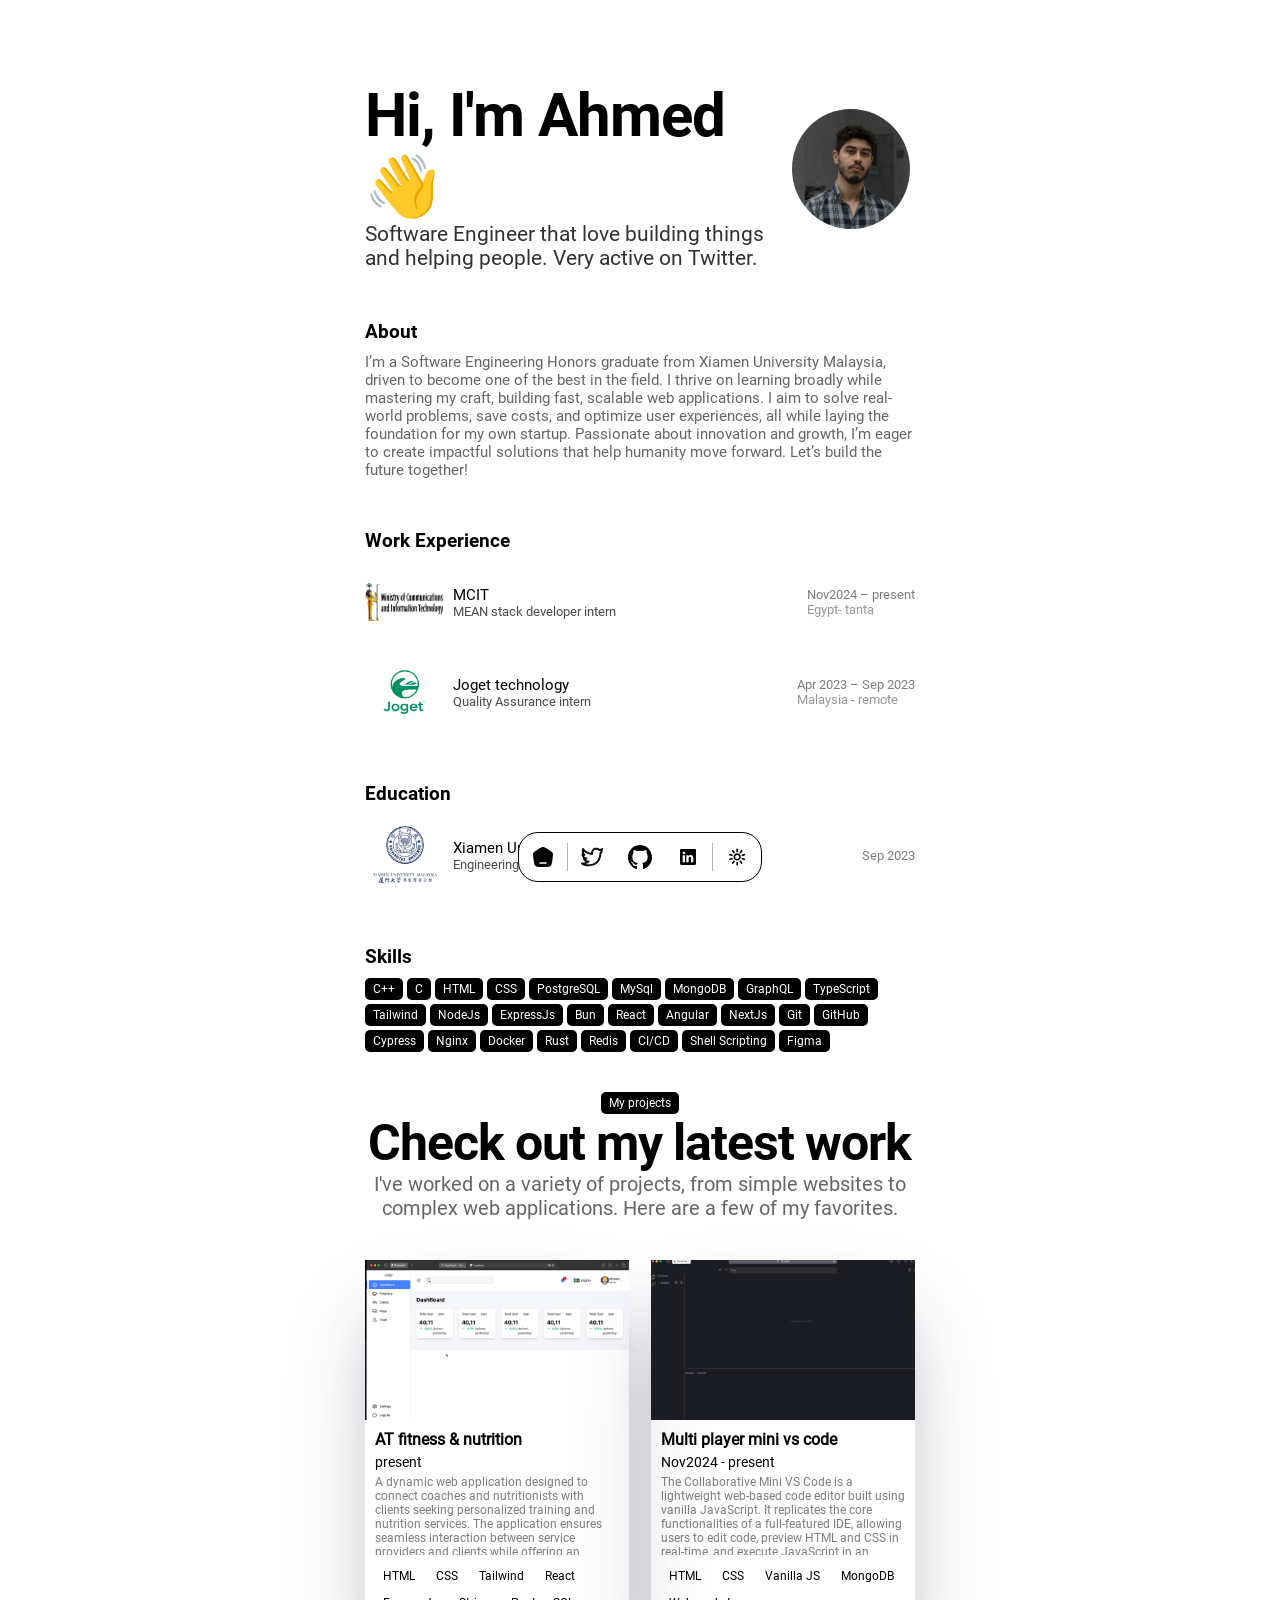
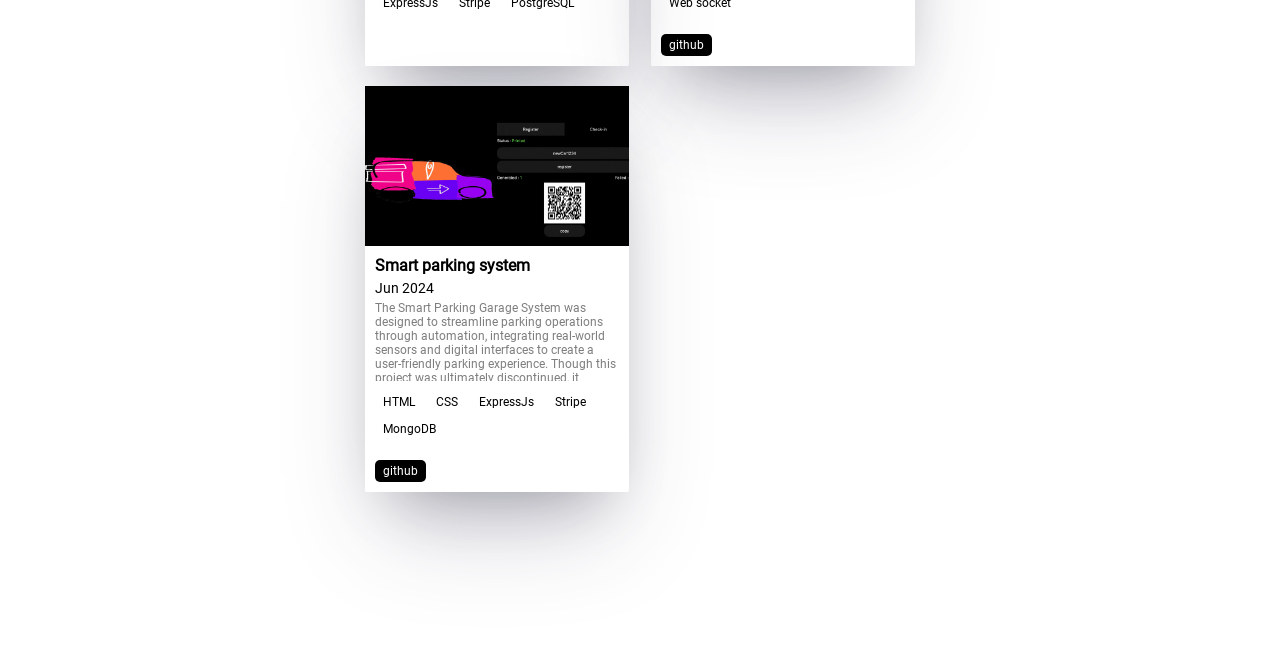
<file: index.html>
<!DOCTYPE html>
<html lang="en">
  <head>
    <meta charset="UTF-8" />
    <meta
      name="viewport"
      content="width=device-width, initial-scale=1.0"
    />
    <link
      rel="stylesheet"
      type="text/css"
      href="./style.css"
    />
    <script
      type="module"
      src="./main.js"
    ></script>
    <title>Ahmed Yasser</title>
  </head>
  <body>
    <section
      style="margin-top: 80px"
      class="flexRow alignCenter"
    >
      <div style="width: 80%">
        <h1>Hi, I'm Ahmed 👋</h1>
        <p class="sup">
          Software Engineer that love building things and helping people. Very
          active on Twitter.
        </p>
      </div>

      <div
        id="myself"
        style="
          width: 120px;
          height: 120px;
          transform: translateX(-5px) translateY(-6px);
        "
      >
        <img
          style="border-radius: 50%"
          src="./imgs/me.jpg"
          alt="img of myself"
        />
      </div>
    </section>

    <section>
      <h2>About</h2>
      <p class="about">
        I’m a Software Engineering Honors graduate from Xiamen University
        Malaysia, driven to become one of the best in the field. I thrive on
        learning broadly while mastering my craft, building fast, scalable web
        applications. I aim to solve real-world problems, save costs, and
        optimize user experiences, all while laying the foundation for my own
        startup. Passionate about innovation and growth, I’m eager to create
        impactful solutions that help humanity move forward. Let’s build the
        future together!
      </p>
    </section>
    <section>
      <h2>Work Experience</h2>
      <a
        class="flexCol hoverWork hover"
        href=" https://mcit.gov.eg"
        target="_blank"
        style="margin-bottom: 10px"
      >
        <div class="workExp">
          <div class="flexRow">
            <div class="workImg">
              <img
                src="./imgs/mcit.jpg"
                alt=""
                style="background-color: white"
              />
            </div>
            <div class="middleV">
              <h3 id="showToggleLeft">MCIT</h3>
              <h4>MEAN stack developer intern</h4>
            </div>
          </div>
          <div class="middleV">
            <h4 class="opacity5">Nov2024 – present</h4>
            <h4 class="opacity4">Egypt- tanta</h4>
          </div>
        </div>
      </a>
      <a
        class="flexCol hoverWork hover"
        href="https://joget.com/"
        target="_blank"
      >
        <div class="workExp">
          <div class="flexRow">
            <div class="workImg">
              <img
                src="./imgs/joget.jpg"
                alt=""
              />
            </div>
            <div class="middleV">
              <h3 id="showToggleLeft">Joget technology</h3>
              <h4>Quality Assurance intern</h4>
            </div>
          </div>
          <div class="middleV">
            <h4 class="opacity5">Apr 2023 – Sep 2023</h4>
            <h4 class="opacity4">Malaysia - remote</h4>
          </div>
        </div>
      </a>
    </section>
    <section>
      <h2>Education</h2>
      <a
        class="flexCol hoverWork hover"
        href="https://www.xmu.edu.my"
        target="_blank"
      >
        <div class="workExp">
          <div class="flexRow">
            <div class="workImg">
              <img
                src="./imgs/xmum.png.avif"
                alt=""
                style="background-color: white"
              />
            </div>
            <div class="middleV">
              <h3 id="showToggleLeft">Xiamen University Malaysia</h3>
              <h4>Engineering in Software Engineering (Honors)</h4>
            </div>
          </div>
          <h4 class="opacity5">Sep 2023</h4>
        </div>
      </a>
    </section>
    <section>
      <h2>Skills</h2>
      <div
        class="flexRow"
        style="gap: 4px; flex-wrap: wrap"
        id="skills"
      >
        <div class="languageBlack hover">C++</div>
        <div class="languageBlack hover">C</div>
        <div class="languageBlack hover">HTML</div>
        <div class="languageBlack hover">CSS</div>
        <div class="languageBlack hover">PostgreSQL</div>
        <div class="languageBlack hover">MySql</div>
        <div class="languageBlack hover">MongoDB</div>
        <div class="languageBlack hover">GraphQL</div>
        <div class="languageBlack hover">TypeScript</div>
        <div class="languageBlack hover">Tailwind</div>
        <div class="languageBlack hover">NodeJs</div>
        <div class="languageBlack hover">ExpressJs</div>
        <div class="languageBlack hover">Bun</div>
        <div class="languageBlack hover">React</div>
        <div class="languageBlack hover">Angular</div>
        <div class="languageBlack hover">NextJs</div>
        <div class="languageBlack hover">Git</div>
        <div class="languageBlack hover">GitHub</div>
        <div class="languageBlack hover">Cypress</div>
        <div class="languageBlack hover">Nginx</div>
        <div class="languageBlack hover">Docker</div>
        <div class="languageBlack hover">Rust</div>
        <div class="languageBlack hover">Redis</div>
        <div class="languageBlack hover">CI/CD</div>
        <div class="languageBlack hover">Shell Scripting</div>
        <div class="languageBlack hover">Figma</div>
      </div>
    </section>
    <section>
      <div
        class="flexCol alignCenter"
        style="width: 100%"
      >
        <div class="languageBlack">My projects</div>
        <h1 style="text-align: center; font-size: 50px">
          Check out my latest work
        </h1>
        <h3
          style="text-align: center; font-size: 20px"
          class="about"
        >
          I've worked on a variety of projects, from simple websites to complex
          web applications. Here are a few of my favorites.
        </h3>
        <section
          id="projects"
          class="flexRow"
          style="
            flex-wrap: wrap;
            width: 100%;
            margin-top: 40px;
            gap: 2%;
            justify-content: space-between;
          "
        >
          <div class="card flexCol">
            <div style="width: 100%; height: 160px">
              <img
                loading="lazy"
                src="./imgs/ATfitness.gif"
                alt="AT fitness freelance project"
              />
            </div>
            <div class="cardText">
              <div>
                <p class="projectName">AT fitness & nutrition</p>
                <p class="projectDate">present</p>
                <p class="projectDetails">
                  A dynamic web application designed to connect coaches and
                  nutritionists with clients seeking personalized training and
                  nutrition services. The application ensures seamless
                  interaction between service providers and clients while
                  offering an intuitive interface for administrators to manage
                  operations efficiently.
                </p>
              </div>
              <div>
                <div
                  class="flexRow"
                  style="gap: 5px; margin: 10px 0; flex-wrap: wrap"
                >
                  <div class="languageGrey">HTML</div>
                  <div class="languageGrey">CSS</div>
                  <div class="languageGrey">Tailwind</div>
                  <div class="languageGrey">React</div>
                  <div class="languageGrey">ExpressJs</div>
                  <div class="languageGrey">Stripe</div>
                  <div class="languageGrey">PostgreSQL</div>
                </div>
                <div class="flexRow">
                  <!-- <div
                  class="languageBlack"
                  style="margin-right: 5px"
                >
                  website
                </div> -->
                  <!-- <a
                  class="languageBlack"
                  style="margin-top: 10px"
                  href=""
                  target="_blank"
                  >github</a
                > -->
                </div>
              </div>
            </div>
          </div>
          <div class="card flexCol">
            <div style="width: 100%; height: 160px">
              <img
                src="./imgs/vscode.gif"
                loading="lazy"
                alt="parkingSystem"
              />
            </div>
            <div class="cardText">
              <div style="width: 100%">
                <p class="projectName">Multi player mini vs code</p>
                <p class="projectDate">Nov2024 - present</p>
                <p class="projectDetails">
                  The Collaborative Mini VS Code is a lightweight web-based code
                  editor built using vanilla JavaScript. It replicates the core
                  functionalities of a full-featured IDE, allowing users to edit
                  code, preview HTML and CSS in real-time, and execute
                  JavaScript in an integrated terminal. Additionally, it
                  supports collaborative coding, enabling multiple users to work
                  on the same project simultaneously. This tool is an innovative
                  and interactive solution for web development.
                </p>
              </div>
              <div>
                <div
                  class="flexRow"
                  style="gap: 5px; margin: 10px 0; flex-wrap: wrap"
                >
                  <div class="languageGrey">HTML</div>
                  <div class="languageGrey">CSS</div>
                  <div class="languageGrey">Vanilla JS</div>
                  <div class="languageGrey">MongoDB</div>
                  <div class="languageGrey">Web socket</div>
                </div>
                <div class="flexRow">
                  <!-- <div
                    class="languageBlack"
                    style="margin-right: 5px"
                  >
                    website
                  </div> -->
                  <a
                    style="margin-top: 10px"
                    class="languageBlack"
                    href="https://github.com/Ahmedyasser19/MultiPlayerMiniVsCode"
                    target="_blank"
                    >github</a
                  >
                </div>
              </div>
            </div>
          </div>

          <div class="card flexCol">
            <div style="width: 100%; height: 160px">
              <img
                loading="lazy"
                src="./imgs/parking.gif"
                alt="parkingSystem"
              />
            </div>
            <div class="cardText">
              <div>
                <p class="projectName">Smart parking system</p>
                <p class="projectDate">Jun 2024</p>
                <p class="projectDetails">
                  The Smart Parking Garage System was designed to streamline
                  parking operations through automation, integrating real-world
                  sensors and digital interfaces to create a user-friendly
                  parking experience. Though this project was ultimately
                  discontinued, it showcases expertise in full-stack
                  development, IoT integration, and user-centered design.
                </p>
              </div>
              <div>
                <div
                  class="flexRow"
                  style="gap: 5px; margin: 10px 0; flex-wrap: wrap"
                >
                  <div class="languageGrey">HTML</div>
                  <div class="languageGrey">CSS</div>
                  <div class="languageGrey">ExpressJs</div>
                  <div class="languageGrey">Stripe</div>
                  <div class="languageGrey">MongoDB</div>
                </div>
                <div class="flexRow">
                  <!-- <div
                    class="languageBlack"
                    style="margin-right: 5px"
                  >
                    website
                  </div> -->
                  <a
                    class="languageBlack"
                    style="margin-top: 10px"
                    href="https://github.com/Ahmedyasser19/CarParkingSystem2024"
                    target="_blank"
                    >github</a
                  >
                </div>
              </div>
            </div>
          </div>
        </section>
      </div>
    </section>
    <nav id="nav">
      <button class="hover">
        <img
          src="./svg/homeLight.svg"
          alt=""
        />
      </button>
      <div class="ruler"></div>
      <button
        class="hover"
        onclick="window.open('https://x.com/SWEahmedYasser', '_blank');"
      >
        <img
          src="./svg/twitterLight.svg"
          alt="Twitter"
        />
      </button>
      <button
        class="hover"
        onclick="window.open('https://github.com/Ahmedyasser19', '_blank');"
      >
        <img
          src="./svg/gitHubLight.svg"
          alt="github"
        />
      </button>
      <button
        class="hover"
        onclick="window.open('https://www.linkedin.com/in/ahmed-yasser-080164199/', '_blank');"
      >
        <img
          src="./svg/linkedInLight.svg"
          alt="linkedIn"
        />
      </button>
      <div class="ruler"></div>
      <button
        class="hover"
        id="changeTheme"
      >
        <img
          src="./svg/lightLight.svg"
          alt=""
        />
      </button>
    </nav>
    <div id="fade"></div>
  </body>
</html>
</file>
<file: style.css>
@font-face {
  font-family: Roboto;
  src: url(./fonts/Roboto-Regular.ttf);
}
@font-face {
  font-family: RobotoBold;
  src: url(./fonts/Roboto-Bold.ttf);
}
a {
  text-decoration: none;
  color: inherit;
}
* {
  padding: 0;
  margin: 0;
  box-sizing: border-box;
  font-family: Roboto, sans-serif;
}

body {
  user-select: none; /* Prevent text selection */
  cursor: default;
  height: fit-content;
  width: 100vw;
  display: flex;
  flex-direction: column;
  align-items: center;
  margin-bottom: 100px;
}

.about {
  opacity: 0.6;
  font-size: 15px;
  line-height: 1.4 rem;
}

.hidden {
  opacity: 0;

  transition: opacity 0.5s ease, visibility 0.5s ease; /* Transition for opacity and visibility */
}

.visible :hover {
  opacity: 1;
  visibility: visible;
}
.ruler {
  content: "";
  width: 1px;
  height: 60%;
  opacity: 0.3;
  background-color: #000000;
}

h1,
h2 {
  font-family: RobotoBold;
}
h3,
h4 {
  font-family: Roboto;
}
h1 {
  font-size: 60px;
  letter-spacing: -1px;
}
h2 {
  font-size: 19px;
  font-weight: 100;
}
h3 {
  font-size: 15px;
  font-weight: 100;
}
h4 {
  font-size: 13px;
  font-weight: 100;
  opacity: 0.7;
}

.marginH * {
  margin: 5px 0;
}
.cardText {
  display: flex;
  flex-direction: column;
  justify-content: space-between;
  padding: 10px;
}
.projectName {
  font-weight: bold;
}

.languageBlack,
.languageGrey {
  padding: 4px 8px;
  border-radius: 5px;
  width: fit-content;
  font-size: 12px;
}
.languageBlack:hover {
  opacity: 0.8;
  cursor: pointer;
}
.languageGrey:hover {
  background-color: rgba(205, 205, 205, 0.5);
  cursor: pointer;
}
.languageBlack {
  background-color: black;
  color: white;
}
.languageGrey {
  color: black;
}
.projectDate {
  font-size: 14px;
  margin: 5px 0;
}
.projectDetails {
  opacity: 0.5;
  font-size: 12px;
  height: 80px;
  overflow: hidden;
  line-clamp: 5;
  -webkit-line-clamp: 5;
  text-overflow: ellipsis;
}
.card {
  border-radius: 0.5%;
  width: 48%;
  min-height: 400px;
  box-shadow: rgba(50, 50, 93, 0.25) 0px 50px 100px -20px,
    rgba(0, 0, 0, 0.3) 0px 30px 60px -30px;
  margin-bottom: 20px;
}
.fadeLight {
  background: linear-gradient(
    to bottom,
    rgba(255, 255, 255, 0) 0%,
    rgba(255, 255, 255, 1) 100%
  );
}
.fadeDark {
  background: linear-gradient(
    to bottom,
    rgba(255, 255, 255, 0) 0%,
    rgb(0, 0, 0) 100%
  );
}
.dark {
  background-color: #000000 !important;
  color: white !important;
}

.skillsDark {
  background-color: rgb(248, 248, 248, 0.2) !important;
  color: white !important;
}
#nav {
  z-index: 50;
  position: fixed;
  display: flex;
  margin-left: auto;
  margin-right: auto;
  flex-direction: row;
  left: 0;
  right: 0;
  bottom: 2vh;
  max-width: fit-content;
  align-items: center;
  height: 50px;
  background-color: white;
  border-radius: 20px;
  border: 1px solid black;
}

button {
  border: none;
  background-color: white;
}

img {
  width: 100%;
  height: 100%;
  object-fit: cover;
}
.hoverPointer :hover {
  cursor: pointer;
  transition: 0.3s ease-in-out;
}
.opacity5 {
  opacity: 0.5;
}
.hover :hover {
  transition: 0.3s ease-in-out;
  transform: scale(1.05);
  cursor: pointer;
}

.opacity4 {
  opacity: 0.4;
}
#nav button {
  width: 48px;
  height: 48px;
  padding: 12px;
  border-radius: 50%;
}

section {
  z-index: 1;
  width: 43vw;
  margin: 20px 0;
  height: fit-content;
}
h2 {
  margin: 10px 0;
}

.flexRow {
  display: flex;
  flex-direction: row;
}

.alignCenter {
  align-items: center;
}

.justfyBetween {
  justify-content: space-between;
}
.workExp {
  display: flex;
  flex-direction: row;
  align-items: center;
  justify-content: space-between;
}

.middleV {
  margin: auto 0;
}
.middleH {
  margin: 0 auto;
}
.workImg {
  width: 80px;
  height: 80px;
  margin-right: 8px;
}

.workImg img {
  object-fit: contain !important;
}
.spaceBetween {
  align-content: space-between;
}
.flexCol {
  display: flex;
  flex-direction: column;
}
.sup {
  font-size: 21px;
  font-weight: 100;
  opacity: 0.8;
}

@media only screen and (max-width: 700px) {
  .card {
    display: flex;
    flex-direction: column;
    min-width: 100%;
    align-items: center;
    justify-content: safe;
  }
  #projects {
    display: flex;
    flex-direction: column;
    min-width: 90%;
    align-items: center;
    justify-content: safe;
  }
}
@media only screen and (max-width: 1000px) {
  section {
    width: 90vw;
  }
  h1 {
    font-size: 25px;
    margin-bottom: 20px;
    letter-spacing: 0px;
  }
  .sup {
    font-size: 17px;
  }
  #myself {
    min-width: 120px;
    transform: translateX(6px) translateY(10px) !important;
  }
  #projects {
    display: flex;
    flex-direction: column;
    min-width: 70%;
    align-items: center;
    justify-content: safe;
  }
}

#fade {
  position: fixed;
  bottom: 0;
  left: 0;
  width: 100%;
  height: 100px;

  pointer-events: none;
  z-index: 1;
}
</file>
